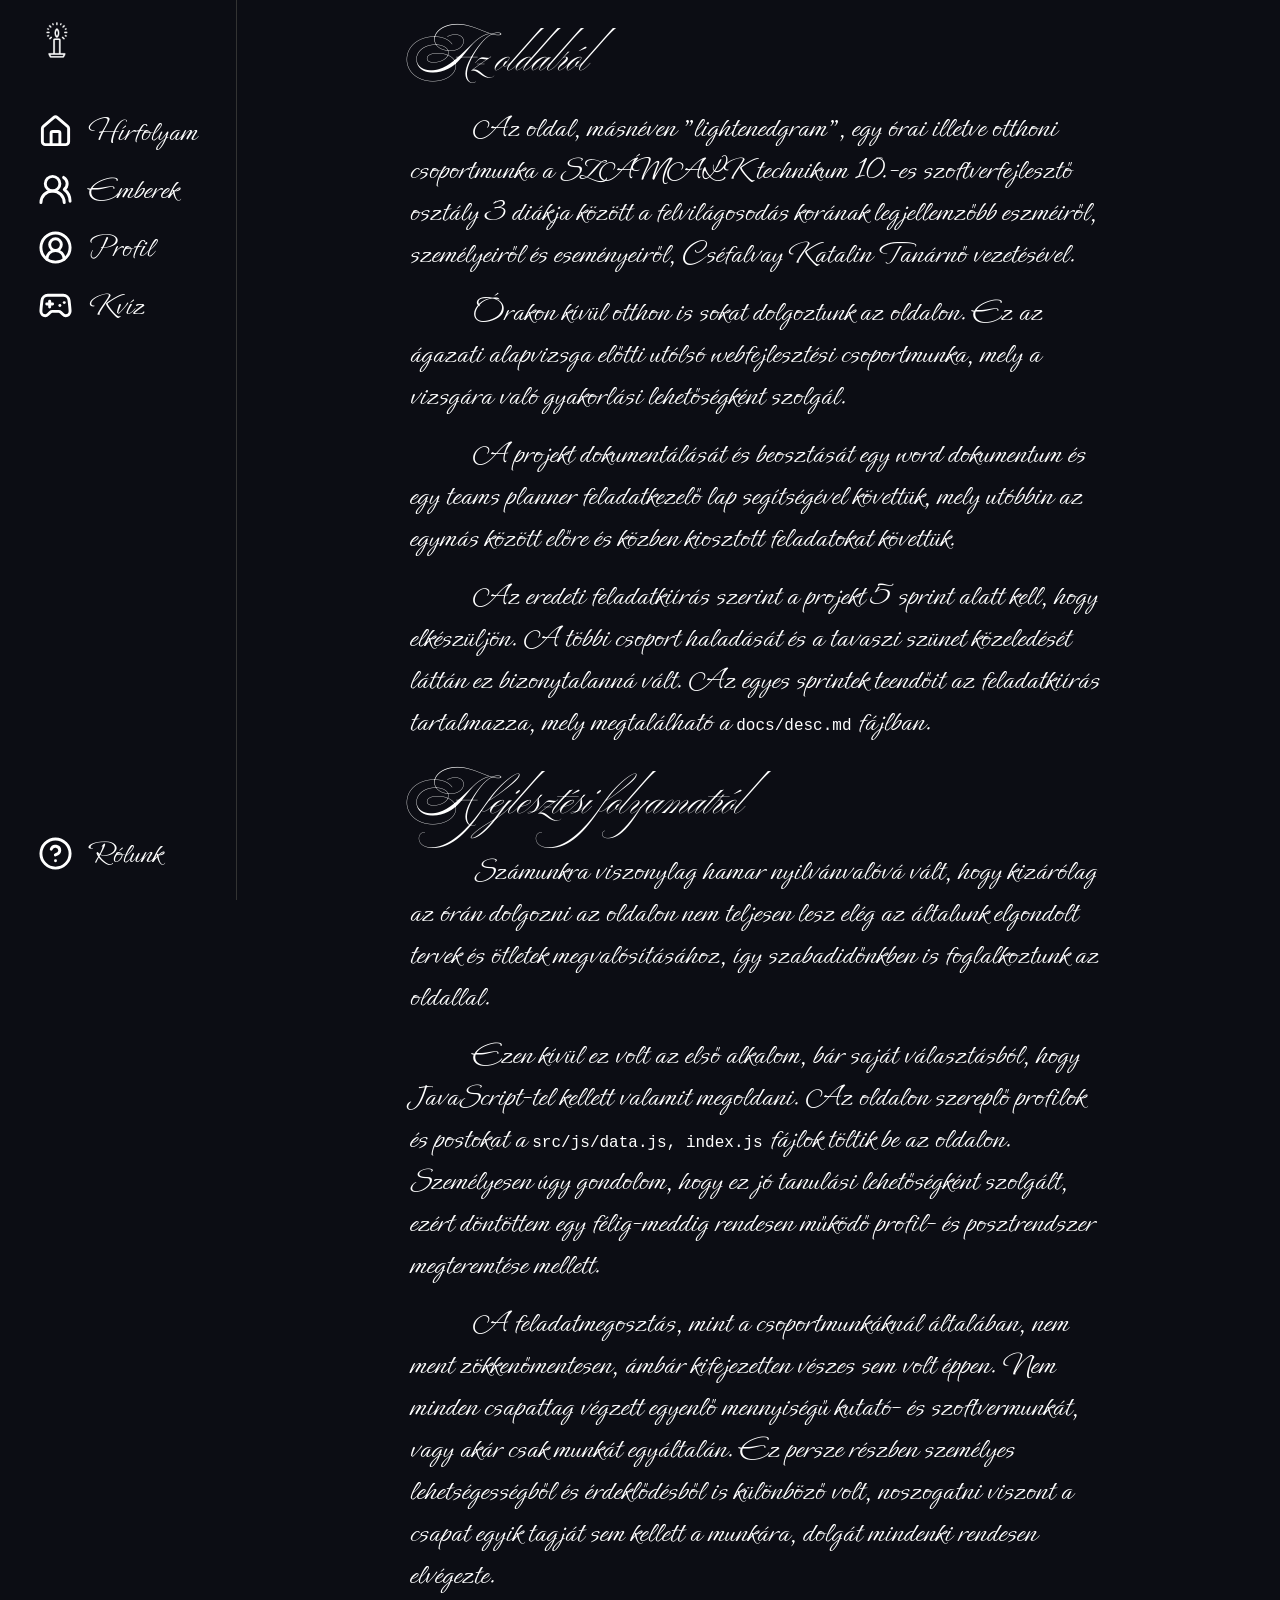
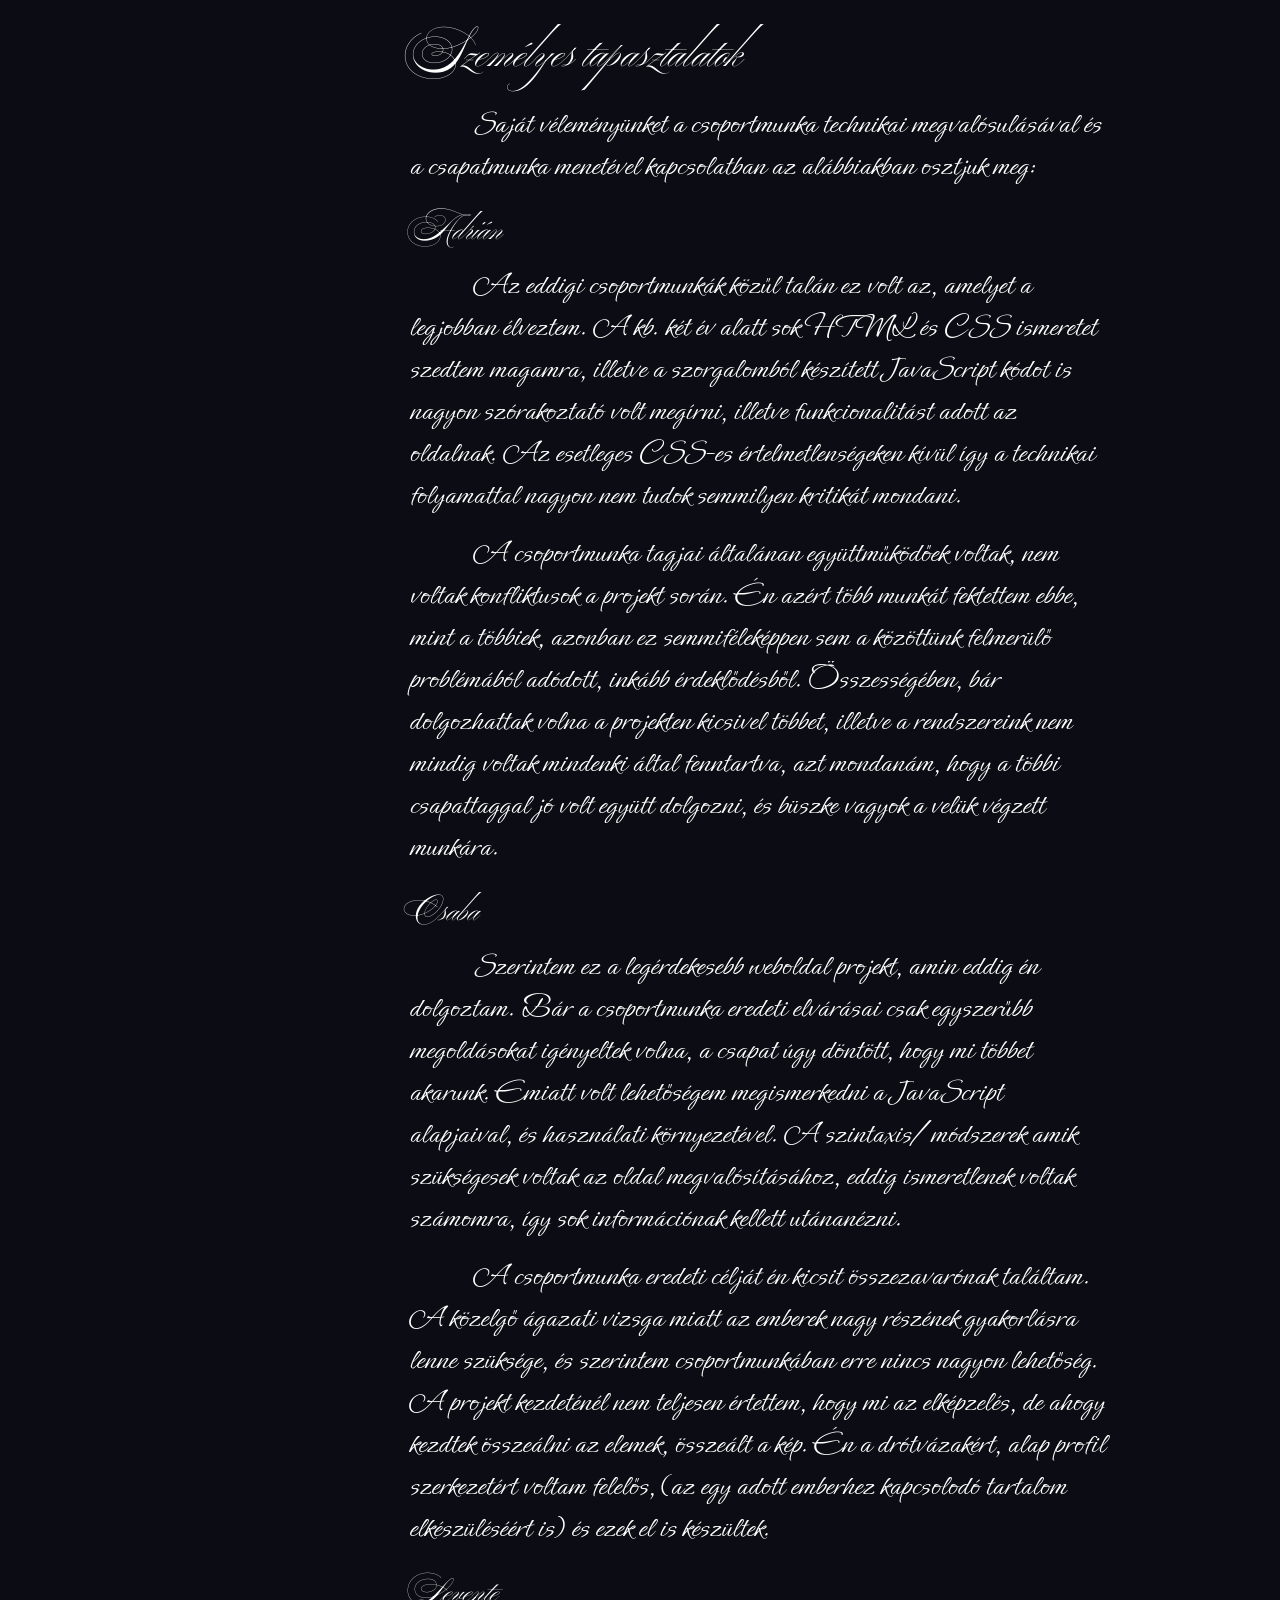
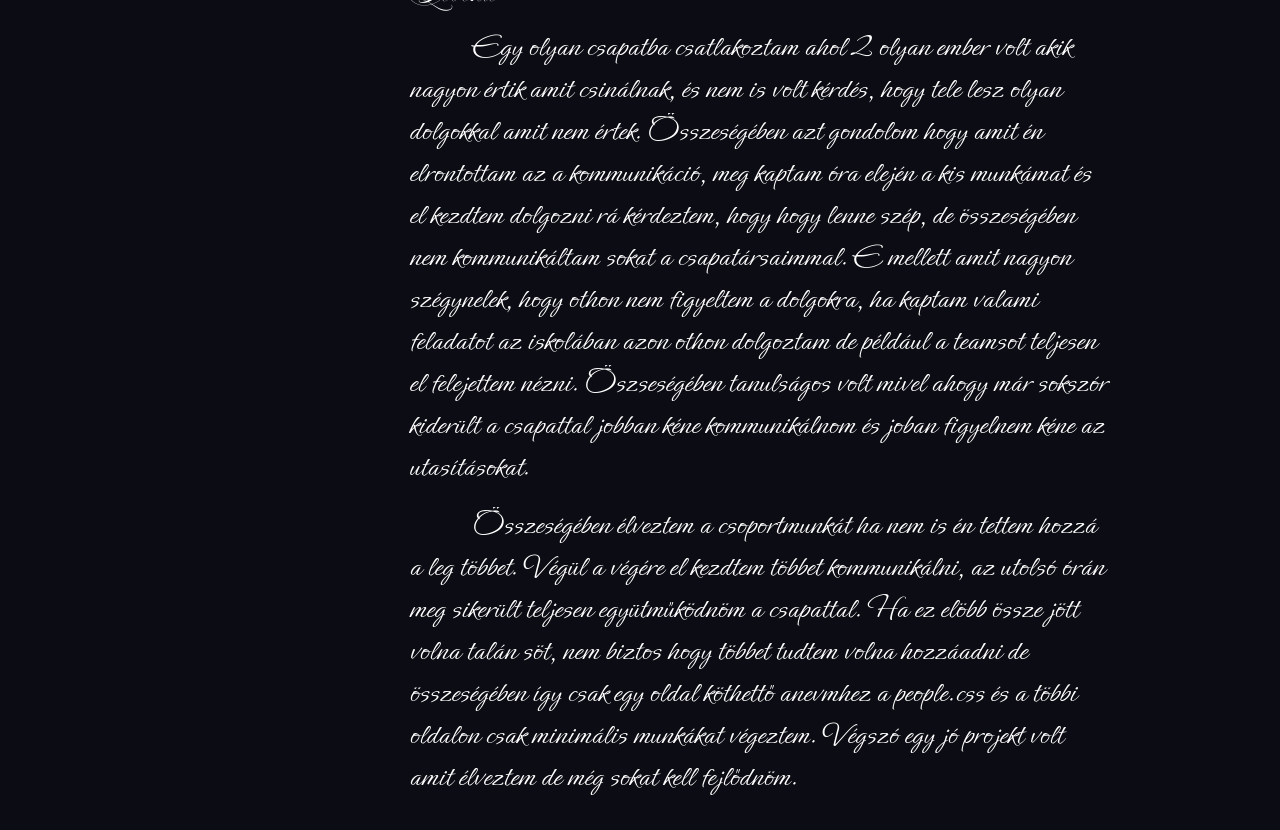
<file: src/pages/about.html>
<!doctype html>
<html lang="hu">
  <head>
    <meta charset="UTF-8" />
    <meta name="viewport" content="width=device-width, initial-scale=1.0" />
    <link
      rel="shortcut icon"
      href="../../assets/site/img/icon.png"
      type="image/x-icon"
    />
    <link rel="stylesheet" href="../styles/main.css" />
    <link rel="stylesheet" href="../styles/profile.css" />
    <script type="module" src="../js/index.js"></script>
    <title>lightenedgram</title>
  </head>
  <body>
    <style>
      p {
        text-indent: 2em;
        margin-bottom: 1rem;
      }

      code {
        font-size: 1rem;
      }
    </style>
    <nav>
      <ul class="nav-container nav-icon">
        <li>
          <a href="https://github.com/adrianhelllo/lightenedgram">
            <img src="../../assets/site/img/icon.png" class="icon" alt="icon" />
          </a>
        </li>
      </ul>
      <ul class="nav-container nav-general">
        <li>
          <a href="../../index.html"
            ><svg
              xmlns="http://www.w3.org/2000/svg"
              viewBox="0 0 24 24"
              fill="none"
              stroke="currentColor"
              stroke-width="2"
              stroke-linecap="round"
              stroke-linejoin="round"
              class="lucide lucide-house-icon lucide-house"
            >
              <path d="M15 21v-8a1 1 0 0 0-1-1h-4a1 1 0 0 0-1 1v8" />
              <path
                d="M3 10a2 2 0 0 1 .709-1.528l7-6a2 2 0 0 1 2.582 0l7 6A2 2 0 0 1 21 10v9a2 2 0 0 1-2 2H5a2 2 0 0 1-2-2z"
              />
            </svg>
            <span class="link-text">Hírfolyam</span></a
          >
        </li>
        <li>
          <a href="people.html"
            ><svg
              xmlns="http://www.w3.org/2000/svg"
              viewBox="0 0 24 24"
              fill="none"
              stroke="currentColor"
              stroke-width="2"
              stroke-linecap="round"
              stroke-linejoin="round"
              class="lucide lucide-users-round-icon lucide-users-round icon"
            >
              <path d="M18 21a8 8 0 0 0-16 0" />
              <circle cx="10" cy="8" r="5" />
              <path d="M22 20c0-3.37-2-6.5-4-8a5 5 0 0 0-.45-8.3" />
            </svg>
            <span class="link-text">Emberek</span></a
          >
        </li>
        <li>
          <a href="profile.html">
            <svg
              xmlns="http://www.w3.org/2000/svg"
              viewBox="0 0 24 24"
              fill="none"
              stroke="currentColor"
              stroke-width="2"
              stroke-linecap="round"
              stroke-linejoin="round"
              class="lucide lucide-circle-user-round-icon lucide-circle-user-round"
            >
              <path d="M18 20a6 6 0 0 0-12 0" />
              <circle cx="12" cy="10" r="4" />
              <circle cx="12" cy="12" r="10" /></svg
            ><span class="link-text">Profil</span></a
          >
        </li>
        <li>
          <a href="quiz.html">
            <svg
              xmlns="http://www.w3.org/2000/svg"
              viewBox="0 0 24 24"
              fill="none"
              stroke="currentColor"
              stroke-width="2"
              stroke-linecap="round"
              stroke-linejoin="round"
              class="lucide lucide-gamepad2-icon lucide-gamepad-2"
            >
              <line x1="6" x2="10" y1="11" y2="11" />
              <line x1="8" x2="8" y1="9" y2="13" />
              <line x1="15" x2="15.01" y1="12" y2="12" />
              <line x1="18" x2="18.01" y1="10" y2="10" />
              <path
                d="M17.32 5H6.68a4 4 0 0 0-3.978 3.59c-.006.052-.01.101-.017.152C2.604 9.416 2 14.456 2 16a3 3 0 0 0 3 3c1 0 1.5-.5 2-1l1.414-1.414A2 2 0 0 1 9.828 16h4.344a2 2 0 0 1 1.414.586L17 18c.5.5 1 1 2 1a3 3 0 0 0 3-3c0-1.545-.604-6.584-.685-7.258-.007-.05-.011-.1-.017-.151A4 4 0 0 0 17.32 5z"
              /></svg
            ><span class="link-text">Kvíz</span></a
          >
        </li>
      </ul>
      <ul class="nav-container nav-misc">
        <li>
          <a href="about.html">
            <svg
              xmlns="http://www.w3.org/2000/svg"
              viewBox="0 0 24 24"
              fill="none"
              stroke="currentColor"
              stroke-width="2"
              stroke-linecap="round"
              stroke-linejoin="round"
              class="lucide lucide-circle-question-mark-icon lucide-circle-question-mark"
            >
              <circle cx="12" cy="12" r="10" />
              <path d="M9.09 9a3 3 0 0 1 5.83 1c0 2-3 3-3 3" />
              <path d="M12 17h.01" /></svg
            ><span class="link-text">Rólunk</span></a
          >
        </li>
      </ul>
    </nav>
    <main class="page-inner">
      <h2>Az oldalról</h2>
      <p>
        Az oldal, másnéven "lightenedgram", egy órai illetve otthoni
        csoportmunka a SZÁMALK technikum 10.-es szoftverfejlesztő osztály 3
        diákja között a felvilágosodás korának legjellemzőbb eszméiről,
        személyeiről és eseményeiről, Cséfalvay Katalin Tanárnő vezetésével.
      </p>
      <p>
        Órakon kívül otthon is sokat dolgoztunk az oldalon. Ez az ágazati
        alapvizsga előtti utólsó webfejlesztési csoportmunka, mely a vizsgára
        való gyakorlási lehetőségként szolgál.
      </p>
      <p>
        A projekt dokumentálását és beosztását egy word dokumentum és egy teams
        planner feladatkezelő lap segítségével követtük, mely utóbbin az egymás
        között előre és közben kiosztott feladatokat követtük.
      </p>
      <p>
        Az eredeti feladatkiírás szerint a projekt 5 sprint alatt kell, hogy
        elkészüljön. A többi csoport haladását és a tavaszi szünet közeledését
        láttán ez bizonytalanná vált. Az egyes sprintek teendőit az
        feladatkiírás tartalmazza, mely megtalálható a
        <code>docs/desc.md</code> fájlban.
      </p>

      <h2>A fejlesztési folyamatról</h2>
      <p>
        Számunkra viszonylag hamar nyilvánvalóvá vált, hogy kizárólag az órán
        dolgozni az oldalon nem teljesen lesz elég az általunk elgondolt tervek
        és ötletek megvalósításához, így szabadidőnkben is foglalkoztunk az
        oldallal.
      </p>
      <p>
        Ezen kívül ez volt az első alkalom, bár saját választásból, hogy
        JavaScript-tel kellett valamit megoldani. Az oldalon szereplő profilok
        és postokat a
        <code>src/js/data.js, index.js</code> fájlok töltik be az oldalon.
        Személyesen úgy gondolom, hogy ez jó tanulási lehetőségként szolgált,
        ezért döntöttem egy félig-meddig rendesen működő profil- és
        posztrendszer megteremtése mellett.
      </p>
      <p>
        A feladatmegosztás, mint a csoportmunkáknál általában, nem ment
        zökkenőmentesen, ámbár kifejezetten vészes sem volt éppen. Nem minden
        csapattag végzett egyenlő mennyiségű kutató- és szoftvermunkát, vagy
        akár csak munkát egyáltalán. Ez persze részben személyes
        lehetségességből és érdeklődésből is különböző volt, noszogatni viszont
        a csapat egyik tagját sem kellett a munkára, dolgát mindenki rendesen
        elvégezte.
      </p>
      <h2>Személyes tapasztalatok</h2>
      <p>
        Saját véleményünket a csoportmunka technikai megvalósulásával és a
        csapatmunka menetével kapcsolatban az alábbiakban osztjuk meg:
      </p>
      <h4>Adrián</h4>
      <p>
        Az eddigi csoportmunkák közűl talán ez volt az, amelyet a legjobban
        élveztem. A kb. két év alatt sok HTML és CSS ismeretet szedtem magamra,
        illetve a szorgalomból készített JavaScript kódot is nagyon szórakoztató
        volt megírni, illetve funkcionalitást adott az oldalnak. Az esetleges
        CSS-es értelmetlenségeken kívül így a technikai folyamattal nagyon nem
        tudok semmilyen kritikát mondani.
      </p>
      <p>
        A csoportmunka tagjai általánan együttműködőek voltak, nem voltak
        konfliktusok a projekt során. Én azért több munkát fektettem ebbe, mint
        a többiek, azonban ez semmiféleképpen sem a közöttünk felmerülő
        problémából adódott, inkább érdeklődésből. Összességében, bár
        dolgozhattak volna a projekten kicsivel többet, illetve a rendszereink
        nem mindig voltak mindenki által fenntartva, azt mondanám, hogy a többi
        csapattaggal jó volt együtt dolgozni, és büszke vagyok a velük végzett
        munkára.
      </p>
      <h4>Csaba</h4>
      <p>
        Szerintem ez a legérdekesebb weboldal projekt, amin eddig én dolgoztam.
        Bár a csoportmunka eredeti elvárásai csak egyszerűbb megoldásokat igényeltek
        volna, a csapat úgy döntött, hogy mi többet akarunk. Emiatt volt
        lehetőségem megismerkedni a JavaScript alapjaival, és használati
        környezetével. A szintaxis/módszerek amik szükségesek voltak az oldal
        megvalósításához, eddig ismeretlenek voltak számomra, így sok
        információnak kellett utánanézni.
      </p>
      <p>
        A csoportmunka eredeti célját én kicsit összezavarónak találtam. A közelgő
        ágazati vizsga miatt az emberek nagy részének gyakorlásra lenne
        szüksége, és szerintem csoportmunkában erre nincs nagyon lehetőség. A
        projekt kezdeténél nem teljesen értettem, hogy mi az elképzelés, de
        ahogy kezdtek összeálni az elemek, összeált a kép. Én a drótvázakért,
        alap profil szerkezetért voltam felelős, (az egy adott emberhez
        kapcsolodó tartalom elkészüléséért is) és ezek el is készültek.
      </p>
      <h4>Levente</h4>
      <p>
        Egy olyan csapatba csatlakoztam ahol 2 olyan ember volt akik nagyon értik amit csinálnak, és nem is volt kérdés, hogy tele lesz olyan dolgokkal amit nem értek. 
        Összeségében azt gondolom hogy amit én elrontottam az a kommunikáció, meg kaptam óra elején a kis munkámat és el kezdtem dolgozni rá kérdeztem, hogy hogy lenne szép,
        de összeségében nem kommunikáltam sokat a csapatársaimmal.
        E mellett amit nagyon szégynelek, hogy othon nem figyeltem a dolgokra, ha kaptam valami feladatot az iskolában azon othon dolgoztam de például a teamsot teljesen el felejettem nézni.
        Öszseségében tanulságos volt mivel ahogy már sokszór kiderült a csapattal jobban kéne kommunikálnom és joban figyelnem kéne az utasításokat.
      </p>
      <p>
        Összeségében élveztem a csoportmunkát ha nem is én tettem hozzá a leg többet. Végül a végére el kezdtem többet kommunikálni, az utolsó órán meg sikerült teljesen együtműködnöm a csapattal.
        Ha ez elöbb össze jött volna talán söt, nem biztos hogy többet tudtem volna hozzáadni de összeségében így csak egy oldal köthettő  anevmhez a people.css és a többi oldalon csak minimális munkákat végeztem.
        Végszó egy jó projekt volt amit élveztem de még sokat kell fejlődnöm. 

      </p>
    </main>
  </body>
</html>
</file>
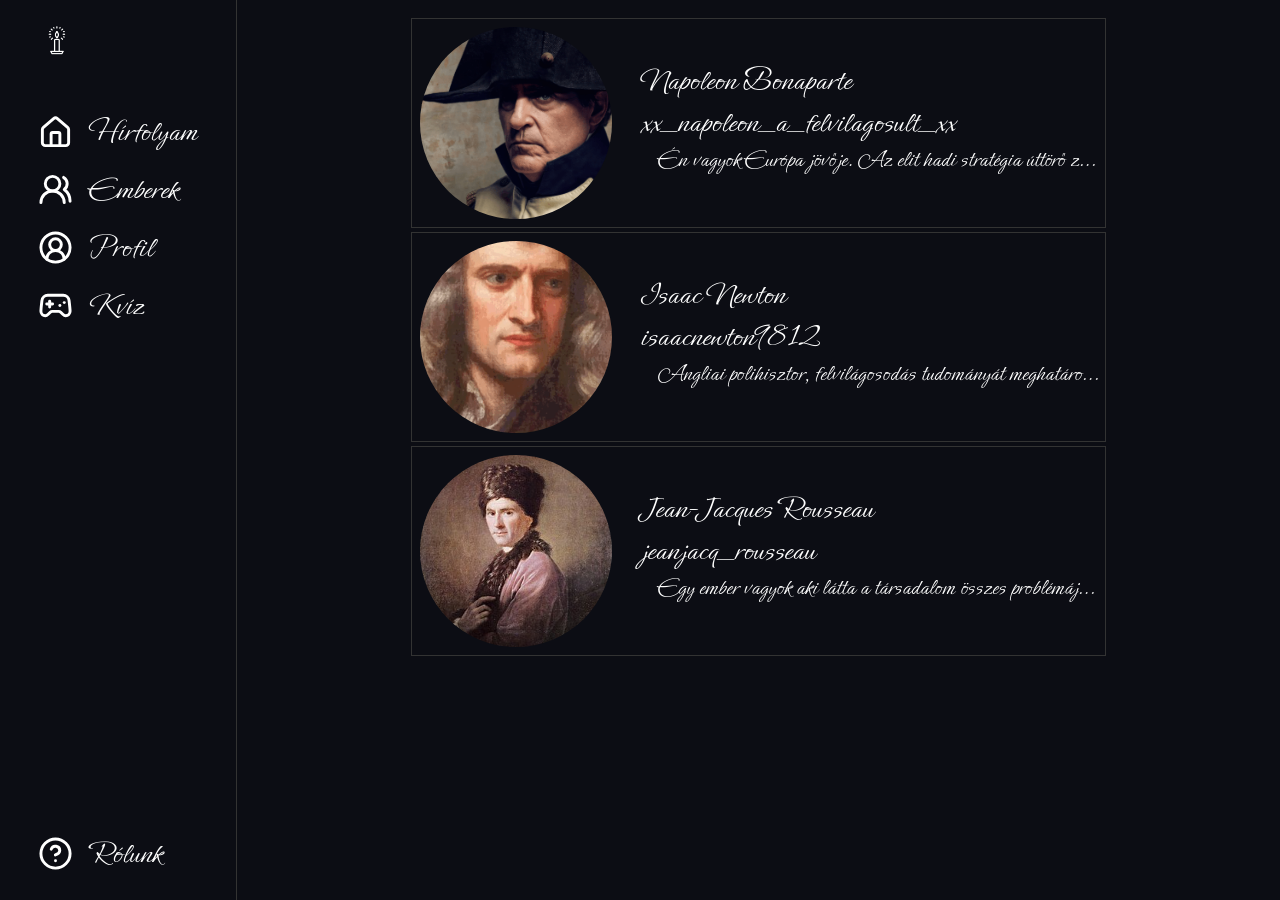
<file: src/pages/people.html>
<!doctype html>
<html lang="hu">
  <head>
    <meta charset="UTF-8" />
    <meta name="viewport" content="width=device-width, initial-scale=1.0" />
    <link
      rel="shortcut icon"
      href="../../assets/site/img/icon.png"
      type="image/x-icon"
    />
    <link rel="stylesheet" href="../styles/people.css">
    <link rel="stylesheet" href="../styles/main.css" />
    <script type="module" src="../js/people.js"></script>
    <title>profilok - lightenedgram</title>
  </head>
  <body>
    <nav>
      <ul class="nav-container nav-icon">
        <li>
          <a href="https://github.com/adrianhelllo/lightenedgram">
            <img
              src="../../assets/site/img/icon.png"
              class="icon"
              alt="icon"
            />
          </a>
        </li>
      </ul>
      <ul class="nav-container nav-general">
        <li>
          <a href="../../index.html"
            ><svg
              xmlns="http://www.w3.org/2000/svg"
              viewBox="0 0 24 24"
              fill="none"
              stroke="currentColor"
              stroke-width="2"
              stroke-linecap="round"
              stroke-linejoin="round"
              class="lucide lucide-house-icon lucide-house"
            >
              <path d="M15 21v-8a1 1 0 0 0-1-1h-4a1 1 0 0 0-1 1v8" />
              <path
                d="M3 10a2 2 0 0 1 .709-1.528l7-6a2 2 0 0 1 2.582 0l7 6A2 2 0 0 1 21 10v9a2 2 0 0 1-2 2H5a2 2 0 0 1-2-2z"
              />
            </svg>
            <span class="link-text">Hírfolyam</span></a
          >
        </li>
        <li>
          <a href="people.html"
            ><svg
              xmlns="http://www.w3.org/2000/svg"
              viewBox="0 0 24 24"
              fill="none"
              stroke="currentColor"
              stroke-width="2"
              stroke-linecap="round"
              stroke-linejoin="round"
              class="lucide lucide-users-round-icon lucide-users-round icon"
            >
              <path d="M18 21a8 8 0 0 0-16 0" />
              <circle cx="10" cy="8" r="5" />
              <path d="M22 20c0-3.37-2-6.5-4-8a5 5 0 0 0-.45-8.3" />
            </svg>
            <span class="link-text">Emberek</span></a
          >
        </li>
        <li>
          <a href="profile.html">
            <svg
              xmlns="http://www.w3.org/2000/svg"
              viewBox="0 0 24 24"
              fill="none"
              stroke="currentColor"
              stroke-width="2"
              stroke-linecap="round"
              stroke-linejoin="round"
              class="lucide lucide-circle-user-round-icon lucide-circle-user-round"
            >
              <path d="M18 20a6 6 0 0 0-12 0" />
              <circle cx="12" cy="10" r="4" />
              <circle cx="12" cy="12" r="10" /></svg><span class="link-text">Profil</span></a
          >
        </li>
        <li>
          <a href="quiz.html">
            <svg
              xmlns="http://www.w3.org/2000/svg"
              viewBox="0 0 24 24"
              fill="none"
              stroke="currentColor"
              stroke-width="2"
              stroke-linecap="round"
              stroke-linejoin="round"
              class="lucide lucide-gamepad2-icon lucide-gamepad-2"
            >
              <line x1="6" x2="10" y1="11" y2="11" />
              <line x1="8" x2="8" y1="9" y2="13" />
              <line x1="15" x2="15.01" y1="12" y2="12" />
              <line x1="18" x2="18.01" y1="10" y2="10" />
              <path
                d="M17.32 5H6.68a4 4 0 0 0-3.978 3.59c-.006.052-.01.101-.017.152C2.604 9.416 2 14.456 2 16a3 3 0 0 0 3 3c1 0 1.5-.5 2-1l1.414-1.414A2 2 0 0 1 9.828 16h4.344a2 2 0 0 1 1.414.586L17 18c.5.5 1 1 2 1a3 3 0 0 0 3-3c0-1.545-.604-6.584-.685-7.258-.007-.05-.011-.1-.017-.151A4 4 0 0 0 17.32 5z"
              /></svg><span class="link-text">Kvíz</span></a
          >
        </li>
      </ul>
      <ul class="nav-container nav-misc">
        <li>
          <a href="about.html">
            <svg
              xmlns="http://www.w3.org/2000/svg"
              viewBox="0 0 24 24"
              fill="none"
              stroke="currentColor"
              stroke-width="2"
              stroke-linecap="round"
              stroke-linejoin="round"
              class="lucide lucide-circle-question-mark-icon lucide-circle-question-mark"
            >
              <circle cx="12" cy="12" r="10" />
              <path d="M9.09 9a3 3 0 0 1 5.83 1c0 2-3 3-3 3" />
              <path d="M12 17h.01" /></svg><span class="link-text">Rólunk</span></a
          >
        </li>
      </ul>
    </nav>
    <!---------->
    <main class="page-inner">
    <section id="container">
  
      <!--
      <a href="">
      <div class="profile">
        <div><img src="../../assets/site/placeholders/1x1_placeholder_pfp.png" alt=""></div>
        <div><p class="nev">Nev</p>
        <p class="becenev">Bece_nev</p>
        <p class="leiras">Lorem ipsum dolor sit amet consectetur adipisicing elit. </p>
      </div>
      </div>
      </a>
      -->

    </section>      
    </main>
  </body>
</html>
</file>
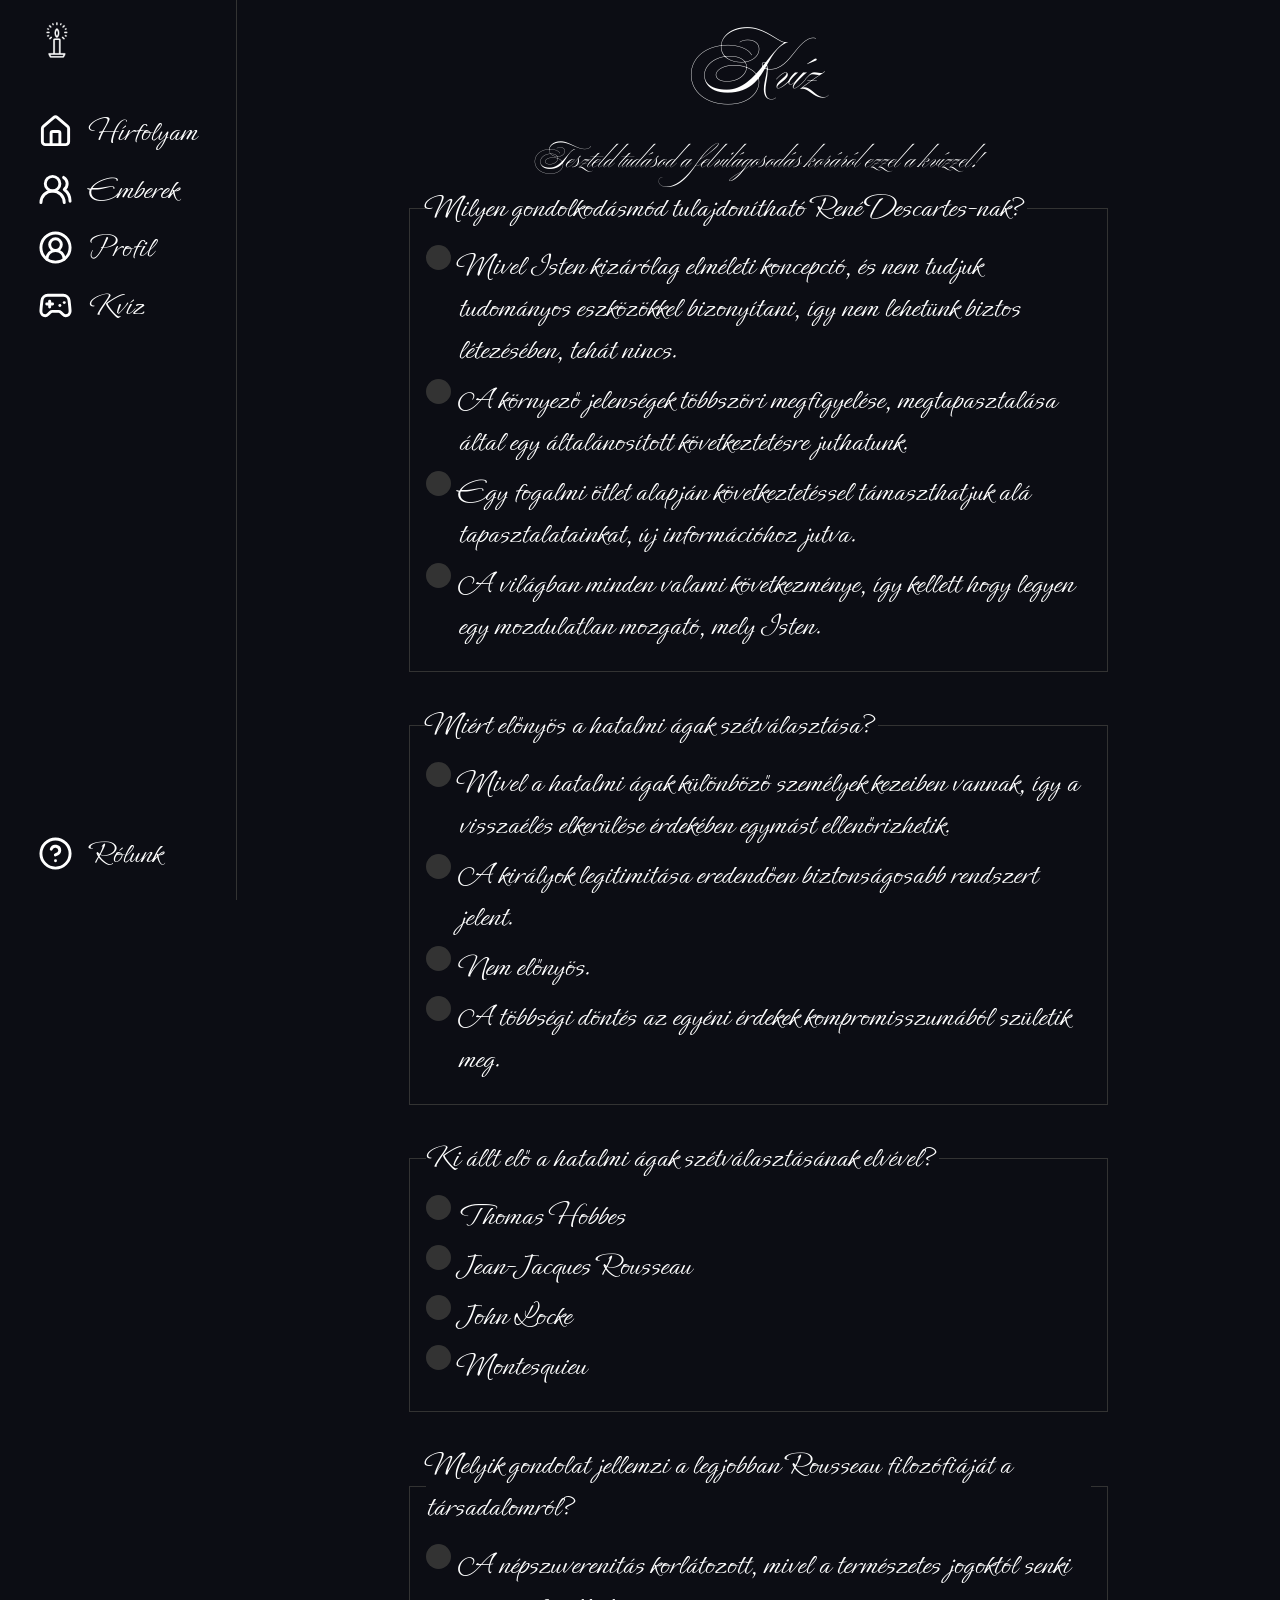
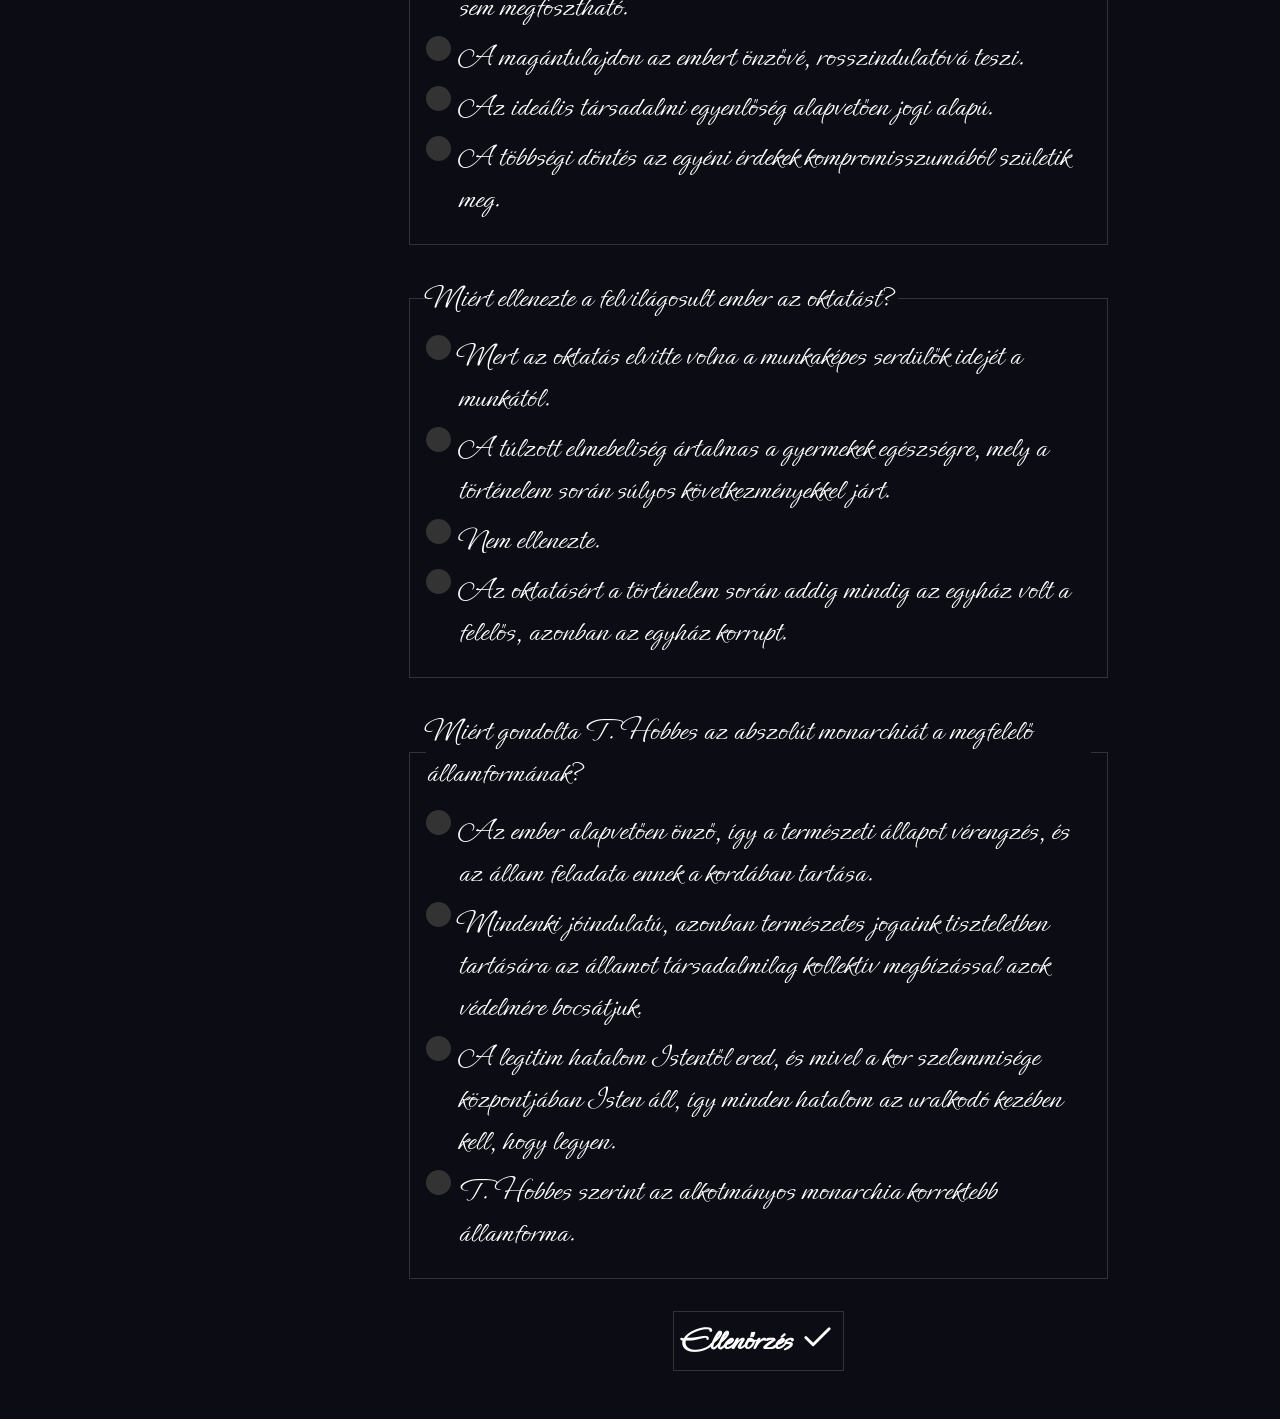
<file: src/pages/quiz.html>
<!doctype html>
<html lang="en">
  <head>
    <meta charset="UTF-8" />
    <meta name="viewport" content="width=device-width, initial-scale=1.0" />
    <link
      rel="shortcut icon"
      href="../../assets/site/img/icon.png"
      type="image/x-icon"
    />
    <link rel="stylesheet" href="../styles/main.css" />
    <link rel="stylesheet" href="../styles/quiz.css" />
    <script type="module" src="../js/quiz.js"></script>
    <title>kvíz - lightenedgram</title>
  </head>
  <body>
    <nav>
      <ul class="nav-container nav-icon">
        <li>
          <a href="https://github.com/adrianhelllo/lightenedgram">
            <img src="../../assets/site/img/icon.png" class="icon" alt="icon" />
          </a>
        </li>
      </ul>
      <ul class="nav-container nav-general">
        <li>
          <a href="../../index.html"
            ><svg
              xmlns="http://www.w3.org/2000/svg"
              viewBox="0 0 24 24"
              fill="none"
              stroke="currentColor"
              stroke-width="2"
              stroke-linecap="round"
              stroke-linejoin="round"
              class="lucide lucide-house-icon lucide-house"
            >
              <path d="M15 21v-8a1 1 0 0 0-1-1h-4a1 1 0 0 0-1 1v8" />
              <path
                d="M3 10a2 2 0 0 1 .709-1.528l7-6a2 2 0 0 1 2.582 0l7 6A2 2 0 0 1 21 10v9a2 2 0 0 1-2 2H5a2 2 0 0 1-2-2z"
              />
            </svg>
            <span class="link-text">Hírfolyam</span></a
          >
        </li>
        <li>
          <a href="people.html"
            ><svg
              xmlns="http://www.w3.org/2000/svg"
              viewBox="0 0 24 24"
              fill="none"
              stroke="currentColor"
              stroke-width="2"
              stroke-linecap="round"
              stroke-linejoin="round"
              class="lucide lucide-users-round-icon lucide-users-round icon"
            >
              <path d="M18 21a8 8 0 0 0-16 0" />
              <circle cx="10" cy="8" r="5" />
              <path d="M22 20c0-3.37-2-6.5-4-8a5 5 0 0 0-.45-8.3" />
            </svg>
            <span class="link-text">Emberek</span></a
          >
        </li>
        <li>
          <a href="profile.html">
            <svg
              xmlns="http://www.w3.org/2000/svg"
              viewBox="0 0 24 24"
              fill="none"
              stroke="currentColor"
              stroke-width="2"
              stroke-linecap="round"
              stroke-linejoin="round"
              class="lucide lucide-circle-user-round-icon lucide-circle-user-round"
            >
              <path d="M18 20a6 6 0 0 0-12 0" />
              <circle cx="12" cy="10" r="4" />
              <circle cx="12" cy="12" r="10" />
            </svg>
            <span class="link-text">Profil</span></a
          >
        </li>
        <li>
          <a href="quiz.html">
            <svg
              xmlns="http://www.w3.org/2000/svg"
              viewBox="0 0 24 24"
              fill="none"
              stroke="currentColor"
              stroke-width="2"
              stroke-linecap="round"
              stroke-linejoin="round"
              class="lucide lucide-gamepad2-icon lucide-gamepad-2"
            >
              <line x1="6" x2="10" y1="11" y2="11" />
              <line x1="8" x2="8" y1="9" y2="13" />
              <line x1="15" x2="15.01" y1="12" y2="12" />
              <line x1="18" x2="18.01" y1="10" y2="10" />
              <path
                d="M17.32 5H6.68a4 4 0 0 0-3.978 3.59c-.006.052-.01.101-.017.152C2.604 9.416 2 14.456 2 16a3 3 0 0 0 3 3c1 0 1.5-.5 2-1l1.414-1.414A2 2 0 0 1 9.828 16h4.344a2 2 0 0 1 1.414.586L17 18c.5.5 1 1 2 1a3 3 0 0 0 3-3c0-1.545-.604-6.584-.685-7.258-.007-.05-.011-.1-.017-.151A4 4 0 0 0 17.32 5z"
              />
            </svg>
            <span class="link-text">Kvíz</span></a
          >
        </li>
      </ul>
      <ul class="nav-container nav-misc">
        <li>
          <a href="about.html">
            <svg
              xmlns="http://www.w3.org/2000/svg"
              viewBox="0 0 24 24"
              fill="none"
              stroke="currentColor"
              stroke-width="2"
              stroke-linecap="round"
              stroke-linejoin="round"
              class="lucide lucide-circle-question-mark-icon lucide-circle-question-mark"
            >
              <circle cx="12" cy="12" r="10" />
              <path d="M9.09 9a3 3 0 0 1 5.83 1c0 2-3 3-3 3" />
              <path d="M12 17h.01" />
            </svg>
            <span class="link-text">Rólunk</span></a
          >
        </li>
      </ul>
    </nav>
    <main class="page-inner quiz-inner">
      <h1>Kvíz</h1>
      <h5>Teszteld tudásod a felvilágosodás koráról ezzel a kvízzel!</h5>

      <form id="quiz-form" action="">
        <div id="quiz-questions">
          <!-- kerdesek -->
        </div>
        <button class="border" id="quiz-submit" style="margin-top: 1rem" type="submit">
          <span class="btn-text">Ellenőrzés</span>
          <svg
            xmlns="http://www.w3.org/2000/svg"
            viewBox="0 0 24 24"
            fill="none"
            stroke="currentColor"
            stroke-width="2"
            stroke-linecap="round"
            stroke-linejoin="round"
            class="lucide lucide-check-icon lucide-check"
          >
            <path d="M20 6 9 17l-5-5" />
          </svg>
        </button>
      </form>
    </main>
  </body>
</html>
</file>
<file: src/styles/main.css>
@import url('https://fonts.googleapis.com/css2?family=Ballet:opsz@16..72&display=swap');
@import url('https://fonts.googleapis.com/css2?family=Ephesis&display=swap');

@font-face {
  font-family: "Modified_Tangerine";
  src: url("../../assets/fonts/Tangerine/Tangerine-Regular.woff2") format("woff2");
  font-weight: 400;
  font-style: normal;
}

@font-face {
  font-family: "Modified_Bold_Tangerine";
  src: url("../../assets/fonts/Tangerine/Tangerine-Bold.woff2") format("woff2");
  font-weight: 700;
  font-style: normal;
}

:root {
  --PRIMARY: #0c0d14;
  --ACCENT: #333;
  --TEXT-PRIMARY: white;
  --TEXT-ACCENT: #bbb;
  --FONT-HEADING: "Ballet", cursive;
  --FONT-BODY: "Ephesis", cursive;
  --FONT-BODY-SIZE: 2rem;
}

* {
  box-sizing: border-box;
  padding: 0;
  margin: 0;
}

body {
  color: var(--TEXT-PRIMARY);
  font-family: var(--FONT-BODY);
  font-size: var(--FONT-BODY-SIZE);
  background-color: var(--PRIMARY);

  display: grid;
  grid-template-columns: auto minmax(0, 1fr);
}

button {
  display: flex;
  column-gap: 0.5rem;
  cursor: pointer;
  padding: 0.5rem;
  background-color: var(--ACCENT);
  border: none;
  font-family: var(--FONT-BODY);
  font-size: 2rem;
  font-weight: 700;
  letter-spacing: 5%;
  background-color: var(--PRIMARY);
  color: white;
}

button:hover {
  opacity: 0.8;
}

h1,
h2,
h3,
h4,
h5,
h6 {
  font-family: var(--FONT-HEADING);
}

img {
    display: block;
    max-width: 100%;
}

svg {
  width: clamp(28px, calc(5px + 4vw), 35px);
  height: auto;
}

a {
  text-decoration: none;
  color: inherit;
}

a:hover {
  opacity: 0.8;
}

.hidden {
  display: none !important; 
  width: 0 !important;
  height: 0 !important;
}

.nowrap {
  white-space: nowrap;
}

.border {
  border: 1px solid var(--ACCENT);
}

.page-inner {
  /* !!! Use this class for any content element aside from the nav */
  
  /* border-inline: 1px solid var(--ACCENT); */
  /* padding: 3rem; */
  width: clamp(660px, 70%, 1500px);
  max-width: 100%;
  
  padding: 1rem;
  margin-inline: auto; /* inline necessary as content is a grid element */
}

.page-inner > #page-content-wrapper { /* Makes it possible for .page-inner to be 100% of the column, providing more consistent sizing */
  width: min(100%, 1000px);
}

/* NAV STILUSOK */

.nav-icon li a {
  aspect-ratio: 1/1;
  width: 50px;
  height: 50px;
  padding: 0;
}

nav {
  display: grid;
  position: sticky;
  top: 0;
  z-index: 1;
  grid-template-rows: auto 1fr auto;
  gap: 2rem;
  padding: 1rem min(3vw, 2rem);
  flex-flow: column nowrap;
  border-right: 1px solid var(--ACCENT);
  height: 100svh;
}

nav .nav-container {
  list-style-type: none;
  display: flex;
  flex-flow: column nowrap;
}

nav .nav-container li {
  display: inline-block;
}

nav .nav-container li a {
  display: inline-flex;
  align-items: center;
  gap: 1rem;
  padding: 0.4rem;
  border-radius: 0.4rem;
  color: white;
  text-decoration: none;
}

nav .nav-container li a:hover {
  background-color: var(--ACCENT);
}

/* LEBEGŐ POST STILUSOK */

#post-float {
  position: fixed;
  top: 0;
  left: 0;
  z-index: 2;
  width: 100%;
  height: 100%;
  background-color: rgba(0, 0, 0, 0.7);
  backdrop-filter: blur(10px);
}

#post-float #btn-float-close {
  position: absolute;
  background-color: rgba(0, 0, 0 , 0);
  top: 10px;
  right: 10px;
  z-index: 9999;
}

#post-float #post-float-content {
  position: fixed;
  top: 50%;
  left: 50%;
  translate: -50% -50%;
  width: min(90%, 1500px);
  height: 90svh;

  display: grid;
  grid-template-columns: 1fr fit-content(50%);

  background-color: var(--PRIMARY);
}

#post-float #post-float-content #post-float-img-cont {
  display: grid;
  align-items: center;
  width: 100%;
  height: 100%;
  min-height: 0; /* A grid elemek alapból nem lehetnek kisebbek, mint tartalmuk */
  background-color: black;
}

#post-float #post-float-content #post-float-img-cont #post-float-img {
  width: 100%;
  height: 100%;
  object-fit: contain;
  overflow: hidden;
}

#post-float #post-float-content #post-float-text {
  overflow-y: auto;
  padding-top: 3rem;
  padding: 1rem;
}

.user-card {
  margin-bottom: 1rem;
  font-size: 1.4rem;
  padding: 0.5rem;
}

.user-card .user-info {
  display: flex;
  align-items: center;
  gap: 1rem;
  margin-bottom: 0.5rem;
}

.user-card .user-info img {
  width: 35px;
  height: 35px; 
  border-radius: 50%;
}

.user-card .user-info h5 {
  overflow: hidden;
  text-overflow: ellipsis;
}

#post-float #post-float-content #post-float-text #user-comments-empty {
  opacity: 0.5;
  text-align: center;
  padding: 3rem 0;
}

#post-float #post-float-content #post-float-text #user-comments-empty .icon {
  width: 25%;
}

/* TÖRÉSPONT */
@media screen and (max-width: 768px) {
  body {
    display: block;
    padding-bottom: 5rem; /* Account for space created by navbar */
  }

  /* NAV TÖRÉSPONT STILUSOK */

  nav {
    width: 100%;
    position: fixed;
    top: auto;
    bottom: 0;
    gap: 1rem;
    align-items: center;
    grid-template-rows: none;
    grid-template-columns: auto 1fr auto;
    background-color: var(--PRIMARY);
    border-top: 1px solid var(--ACCENT);
    border-right: none;
    padding: 1rem;
    height: auto;
  }

  nav .nav-general {
    flex-flow: row;
    justify-content: center;
    column-gap: 0.75rem;
  }

  nav .nav-container .link-text {
    display: none;
  }

  /* LEBEGŐ POSZT TÖRÉSPONT STILUSOK */

  #post-float #post-float-content {
    display: block;
    overflow-y: scroll;
    width: 70%;
    padding: 0;
  }

  #post-float #post-float-content #post-float-text {
    margin-top: 1rem;
  }

  #post-float #post-float-content #btn-float-close {
    position: sticky;
    top: 0;
    margin: auto;
    aspect-ratio: 1/1;
    padding: 1rem;
    font-size: 2.5rem;
    border-radius: 50%;
  }
}
</file>
<file: src/styles/profile.css>
.profile_info {
  display: grid;
  grid-template-columns: 1fr 2fr;
  margin: 50px;
  gap: 50px;
}

.profile_text {
  padding: 25px;
  padding-top: 15px;
}

#profile_picture {
  width: 100%;
  border-radius: 100%;
  aspect-ratio: 1/1;
  object-fit: cover;
}

.username {
  margin-left: 20px;
  margin-top: -15px;
}

.introduction {
  margin-top: 20px;
  margin-left: 20px;
  font-size: 25px;
}

.profile_posts {
  display: grid;
  grid-template-columns: repeat(3, 1fr);
  padding: 25px;
  gap: 10px;
}

.profile_posts img {
  aspect-ratio: 1/1;
  width: 100%;
  object-fit: cover;
}

.profile_posts img:hover {
  opacity: 0.8;
  cursor: pointer;
}

.profile_posts .posts-placeholder {
  width: 70%;
  margin: auto;
  opacity: 50%;
  padding: 3rem 0;
  text-align: center;
}

.profile_posts .posts-placeholder .icon {
  display: block;
  margin: auto;
  width: 30%;
}

.small {
  display: none;
}

@media screen and (max-width: 1025px) {
    .profile_info {
        margin: 0;
        gap: 10px;
        grid-template-columns: 1fr 1fr;
    }
    .profile_posts {
        padding: 0;
        padding-top: 10px;
        gap: 5px;
    }
    .big {
        display: none;
    }
    .small {
      display: block;
    }
    .username {
      font-size: 30px;
    }
    .name {
      font-size: 30x;
    }
}

@media screen and (max-width: 481px) {
  .profile_text{
    padding: 0;
  }
  .username {
    margin-left: 5px;
  }
}
</file>
<file: src/styles/people.css>
img{
    border-radius: 100%;
    width: 100%;
    object-fit: cover;
    aspect-ratio: 1/1;
    padding : 4px;
    max-width: 100%;
    display: block;
}

#container {
    width: 100%;
  
}

.nev {
    white-space: nowrap;
}

.profile {
    display: grid;
    max-width: 100%;
    grid-template-columns: 200px minmax(0,1fr);
    column-gap: 1.5rem;
    padding: 4px;
    margin: 2px;
    align-items: center;
   /*  height: 150px; */
    overflow:hidden;
    text-overflow: ellipsis;
}

.leiras{
    font-size: 24px;
    padding-left: 18px;
    padding-bottom: 10px;
    white-space: nowrap;
    overflow: hidden;
    text-overflow: ellipsis;
}
section{
    max-width: 100%;
    display: grid;
    grid-template-columns: 1fr ;
}
.profile img {
    max-height: 100%;
    aspect-ratio: 1 / 1;
}

@media screen and (max-width: 768px) {
    .leiras{
        display: none;
    }
    .nev{
        font-size: 60px;
    }
    .becenev{
        font-size: 40px;
    }
    section{
        grid-template-columns: 1fr;
    }
    .profile{
        max-width: 100%;
        grid-template-columns: 100px 1fr;
    }
    img{
        max-width: 100%;
        aspect-ratio: 1 / 1;
        gap: 18px;
    }
    .profile img {
        width: 110px;
        height: 110px;
        aspect-ratio: 1 / 1;
        display: block;
        margin: auto;
    }
    
}
</file>
<file: src/styles/quiz.css>
:root {
    --INPUT-HOVER: #444;
    --INPUT-SELECTED: #f7e96c;
}

.quiz-inner h1, .quiz-inner h5 {
    text-align: center;
}

.quiz-inner .q-answers {
    padding: 1rem;
}

.quiz-inner .q-answers label {
    display: block;
    align-items: center;
    column-gap: 0.5rem;
    margin-bottom: 0.5rem;
    cursor: pointer;
    padding-left: 2rem;

    /* Make user unable to select text */
    -webkit-user-select: none;
    -moz-user-select: none;
    -ms-user-select: none;
    user-select: none;

    position: relative
}

/* RADIO INPUTS */

.quiz-inner .q-answers label input {
    position: absolute;
    cursor: pointer;
    width: 0;
    height: 0;
    opacity: 0;
}

.radio {
    position: absolute;
    top: 0;
    left: 0;
    height: 25px;
    width: 25px;
    background-color: var(--ACCENT);
    border-radius: 50%;
}

.quiz-inner .q-answers {
    margin-bottom: 2rem;
}

.quiz-inner .q-answers label:hover input ~ .radio {
    background-color: var(--INPUT-HOVER);
}

.quiz-inner .q-answers label input:checked ~ .radio {
    background-color: var(--INPUT-SELECTED);
    box-shadow: 0 0 10px var(--INPUT-SELECTED);
}

.radio:after {
    content: "";
    position: absolute;
    display: none;
}

.quiz-inner .q-answers label input:checked ~ .radio:after {
    display: block;
}

.quiz-inner .q-answers label .radio:after {
    width: 65%;
    height: 65%;
    left: 50%; /* Move inner dot by 50% of parent's width */
    top: 50%; /* Move inner dot by 50% of parent's width */
    border-radius: 50%;
    transform: translate(-50%, -50%); /* Move inner dot back by 50% of its own width -> center */
    background-color: white;
}

#quiz-submit {
    margin: 2rem auto;
}

.quiz-grade {
    text-align: center;
    margin: 2rem 0;
}

.quiz-grade #quiz-result {
    padding: 1rem;
    border: 1px solid white
}
</file>
